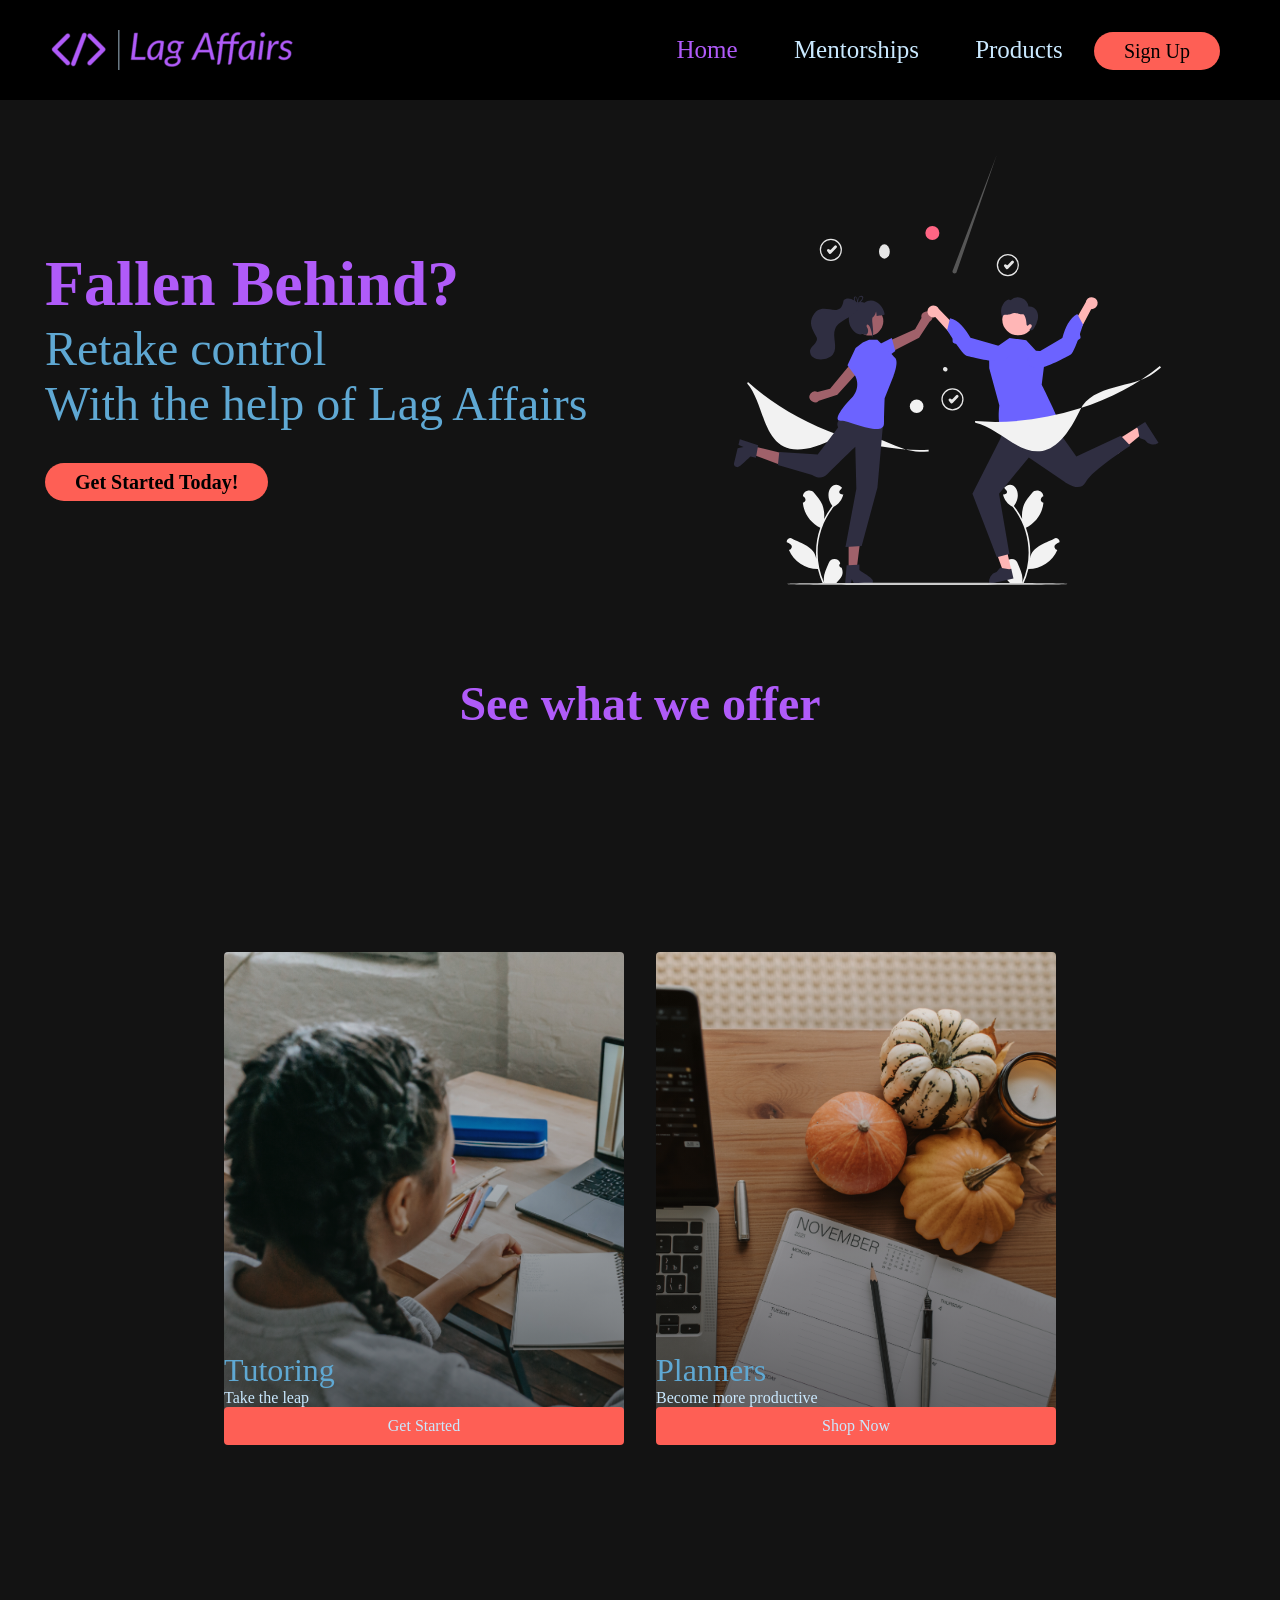
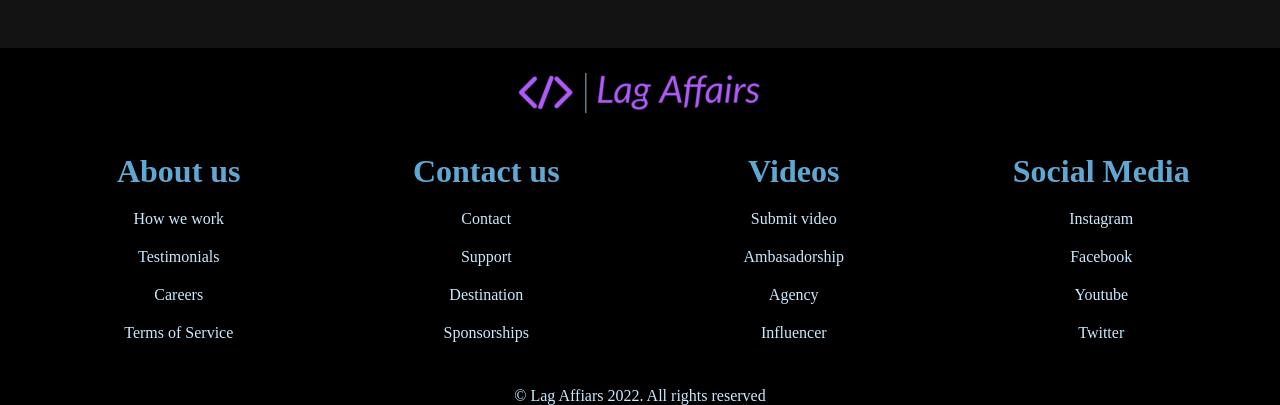
<file: index.html>
<!DOCTYPE html>
<html lang="en">
    <head>
        <meta charset="UTF-8">
        <meta name="viewport" content="width=device-width, initial-scale=1.0">
        <title>Document</title>
        <link rel="stylesheet" href="Css/styles.css">
        <link rel="stylesheet" href="Css/tabletView.css">
        <link rel="stylesheet" href="Css/mobileView.css">
        
    </head>

    <body>
        <header>
            <div class="navbar">
                
                <img src="Images/Lag Affairs-test.png" alt="" class = "logo">

                <div class="menu_bar" id="mobile-menu">
                    <div class="bar1"></div>
                    <div class="bar2"></div>
                    <div class="bar3"></div>
                </div>  

                <nav class = "navbar__menu">
                    <ul>
                        <li>
                            <a href="" class="active">Home</a>
                        </li>
    
                        <li>
                            <a href="">Mentorships</a>
                        </li>
    
                        <li>
                            <a href="">Products</a>
                        </li>
    
                        <li>
                            <a href="" class="btn">Sign Up</a>
                        </li>
                    </ul>
                </nav> 
                          
            </div>
        </header>

        
        <main>
            <!--Hero-->
            <div class="hero">
                <div class="row">
                    <div class="col-2">
                        <div class="heroContent">
                            <h1>Fallen Behind?</h1>
                            <p class="bigText">Retake control 
                            <br>With the help of Lag Affairs</p>      
                            <a href="#" class="btn"><b>Get Started Today!</b></a>
                        </div>
                    </div>
                    <div class="col-2">
                        <img src="Images/success.svg" alt="" class = "success">
                    </div>
                </div>
                
            </div>

            <!--Services-->
            <div class="services">
                <h2>See what we offer</h2>
                <div class="row">
                    <div class="service_card">
                        <div class="service_content">
                            <p class="title">Tutoring</p>
                            <p>Take the leap</p>
                            <a href="#" class="btn2">Get Started</a>
                        </div>
                    </div>

                    <div class="service_card">
                        <div class="service_content">
                            <p class="title">Planners</p>
                            <p>Become more productive</p>
                            <a href="#" class="btn2">Shop Now</a>
                        </div>
                    </div>
                </div>
            </div>
        </main>
        
        <!--Footer-->
        <footer>
            <img src="Images/Lag Affairs-test.png" alt="" class="footer_logo">
            <div class="footer_row">
                
                <div class="col-4">
                    <h3>About us</h3>
                    <ul>
                        <li>
                            <a href="#">How we work</a>
                            <a href="#">Testimonials</a>
                            <a href="#">Careers</a>
                            <a href="#">Terms of Service</a>
                        </li>
                    </ul>
                </div>
                <div class="col-4">
                    <h3>Contact us</h3>
                    <ul>
                        <li>
                            <a href="#">Contact</a>
                            <a href="#">Support</a>
                            <a href="#">Destination</a>
                            <a href="#">Sponsorships</a>
                        </li>
                    </ul>
                </div>
                <div class="col-4">
                    <h3>Videos</h3>
                    <ul>
                        <li>
                            <a href="#">Submit video</a>
                            <a href="#">Ambasadorship</a>
                            <a href="#">Agency</a>
                            <a href="#">Influencer</a>
                        </li>
                    </ul>
                </div>
                <div class="col-4">
                    <h3>Social Media</h3>
                    <ul>
                        <li>
                            <a href="#">Instagram</a>
                            <a href="#">Facebook</a>
                            <a href="#">Youtube</a>
                            <a href="#">Twitter</a>
                        </li>
                    </ul>
                </div>
            </div>
            <p class="copy">&copy Lag Affiars 2022. All rights reserved</p>
        </footer>
        <script src="JavaScript/myScript.js"></script>
    </body>
</html>
</file>
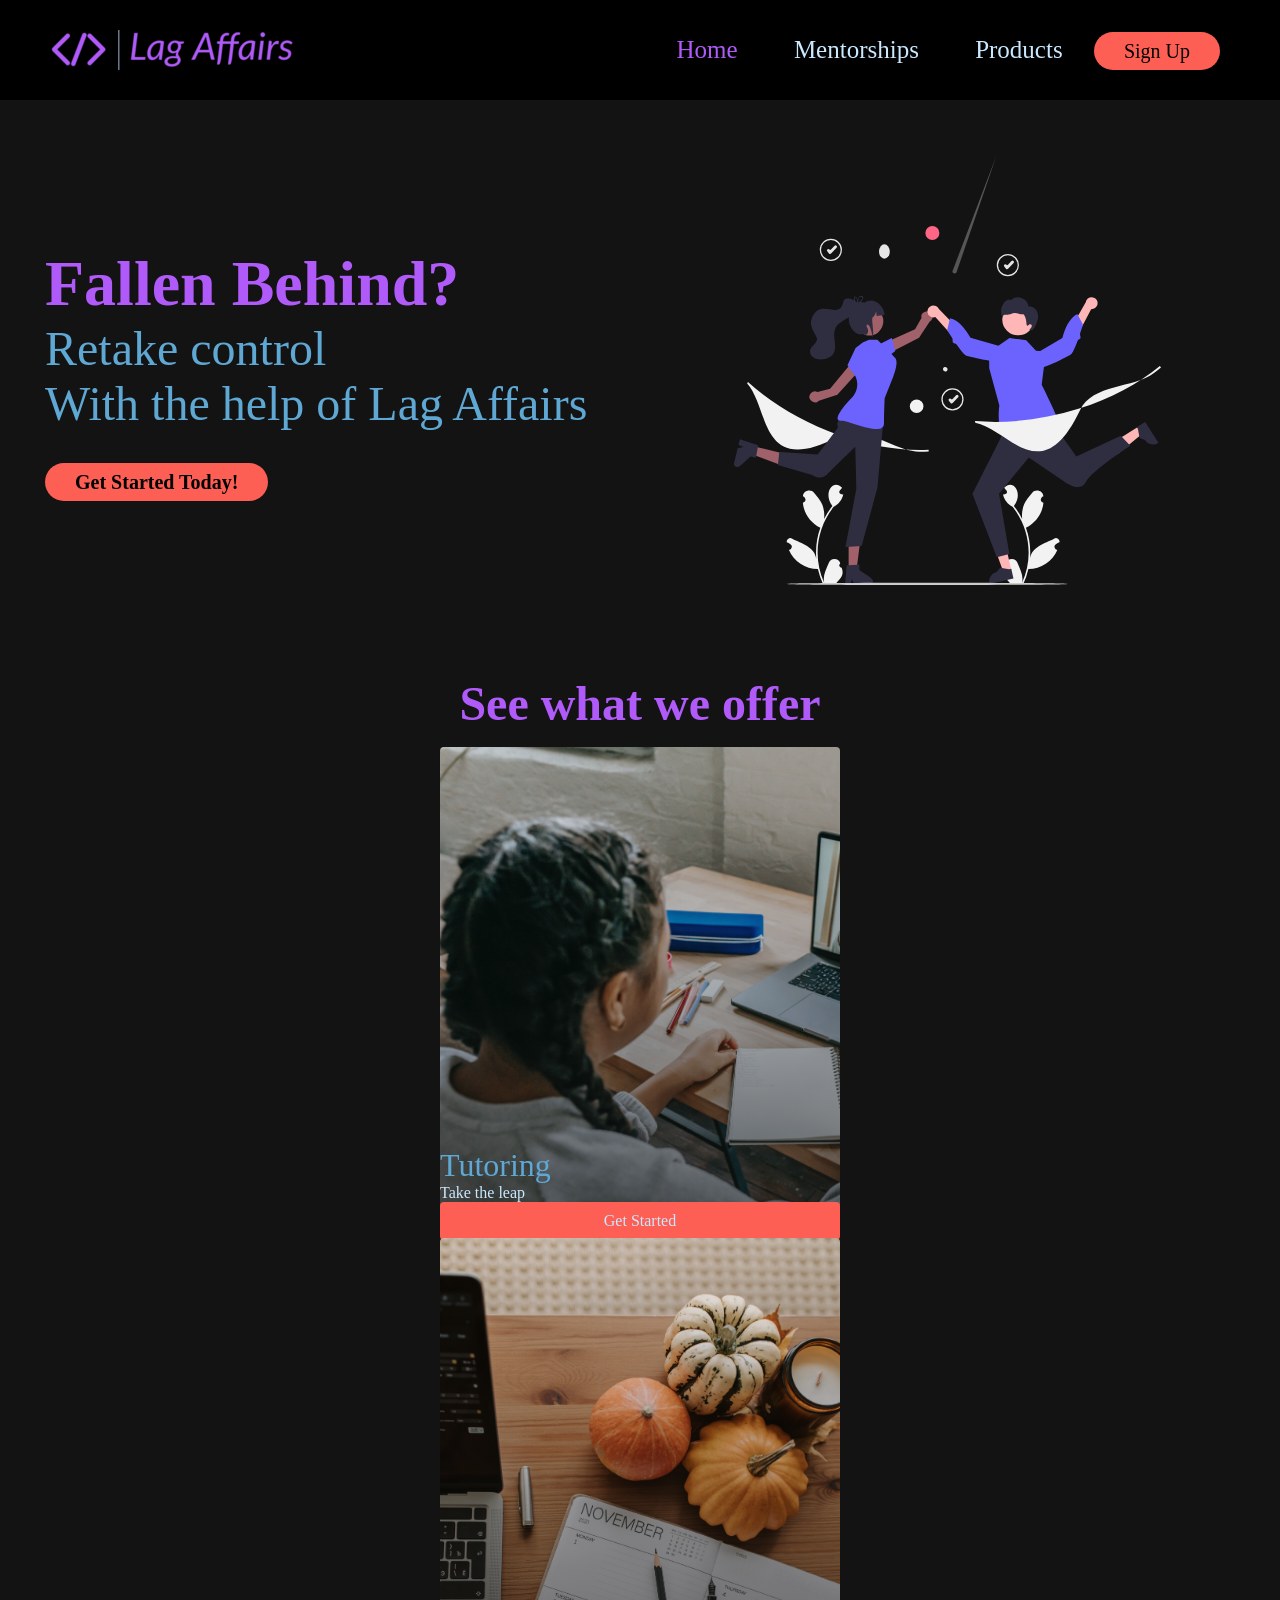
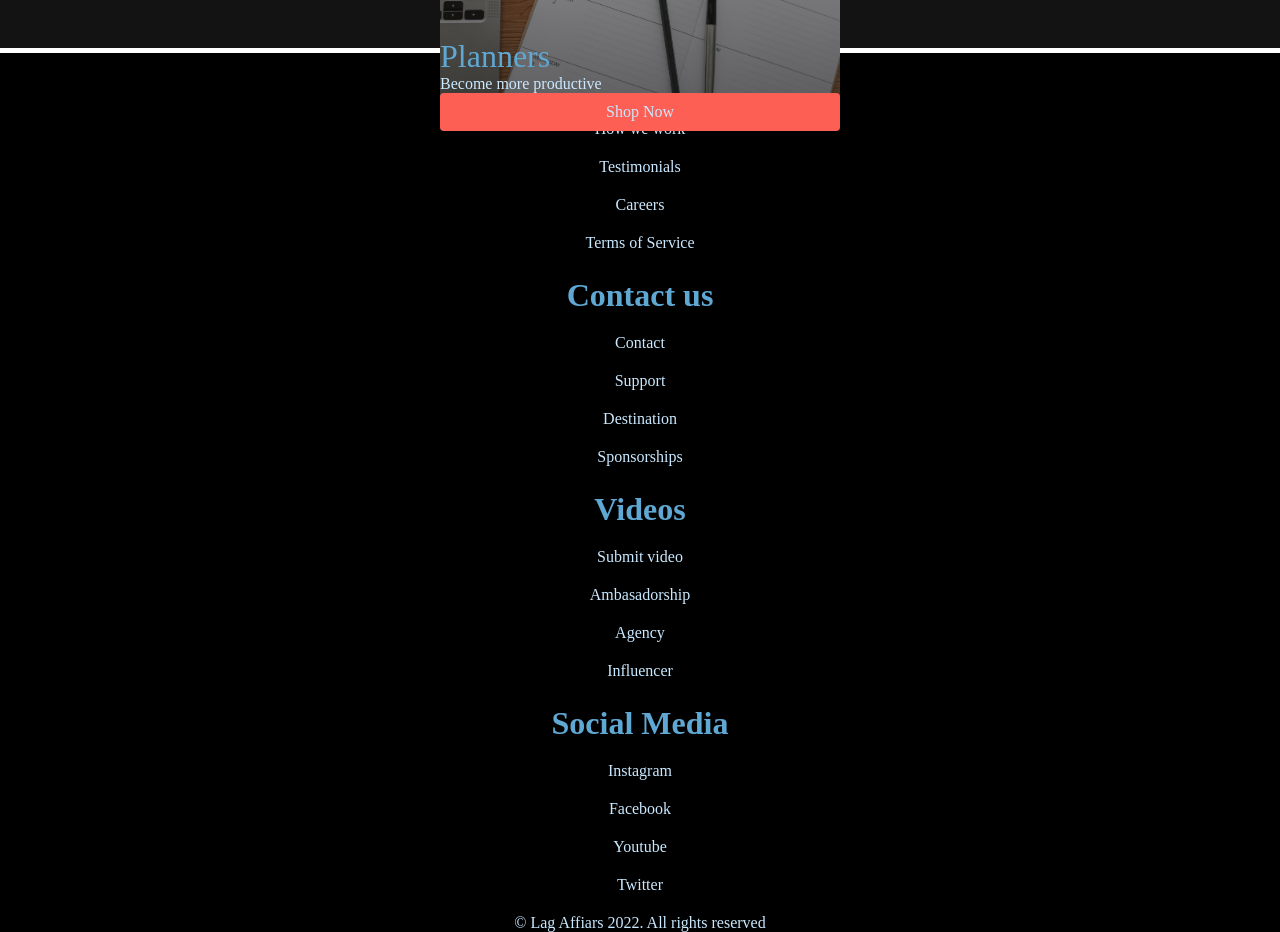
<file: template.html>
<!DOCTYPE html>
<html lang="en">
    <head>
        <meta charset="UTF-8">
        <meta name="viewport" content="width=device-width, initial-scale=1.0">
        <title>Document</title>
        <link rel="stylesheet" href="Css/styles.css">
        <link rel="stylesheet" href="Css/mobileView.css">
        
    </head>

    <body>
        <header>
            <div class="navbar">
                <img src="Images/Lag Affairs-test.png" alt="">

                <nav>
                    <ul>
                        <li>
                            <a href="" class="active">Home</a>
                        </li>
    
                        <li>
                            <a href="">Mentorships</a>
                        </li>
    
                        <li>
                            <a href="">Products</a>
                        </li>
    
                        <li>
                            <a href="" class="btn">Sign Up</a>
                        </li>
                    </ul>
                </nav> 
            </div>
        </header>

        
        <main>
            <!--Hero-->
            <div class="hero">
                <div class="row">
                    <div class="col-2">
                        <div class="heroContent">
                            <h1>Fallen Behind?</h1>
                            <p class="bigText">Retake control 
                            <br>With the help of Lag Affairs</p>      
                            <a href="#" class="btn"><b>Get Started Today!</b></a>
                        </div>
                    </div>
                    <div class="col-2">
                        <img src="Images/success.svg" alt="" class = "success">
                    </div>
                </div>
                
            </div>

            <!--Services-->
            <div class="services">
                <h2>See what we offer</h2>
                <div class="row2">
                    <div class="service_card">
                        <div class="service_content">
                            <p class="title">Tutoring</p>
                            <p>Take the leap</p>
                            <a href="#" class="btn2">Get Started</a>
                        </div>
                    </div>

                    <div class="service_card">
                        <div class="service_content">
                            <p class="title">Planners</p>
                            <p>Become more productive</p>
                            <a href="#" class="btn2">Shop Now</a>
                        </div>
                    </div>
                </div>
            </div>
        </main>
        
        <!--Footer-->
        <footer>
            <div class="row3">
                <div class="col-4">
                    <h3>About us</h3>
                    <ul>
                        <li>
                            <a href="#">How we work</a>
                            <a href="#">Testimonials</a>
                            <a href="#">Careers</a>
                            <a href="#">Terms of Service</a>
                        </li>
                    </ul>
                </div>
                <div class="col-4">
                    <h3>Contact us</h3>
                    <ul>
                        <li>
                            <a href="#">Contact</a>
                            <a href="#">Support</a>
                            <a href="#">Destination</a>
                            <a href="#">Sponsorships</a>
                        </li>
                    </ul>
                </div>
                <div class="col-4">
                    <h3>Videos</h3>
                    <ul>
                        <li>
                            <a href="#">Submit video</a>
                            <a href="#">Ambasadorship</a>
                            <a href="#">Agency</a>
                            <a href="#">Influencer</a>
                        </li>
                    </ul>
                </div>
                <div class="col-4">
                    <h3>Social Media</h3>
                    <ul>
                        <li>
                            <a href="#">Instagram</a>
                            <a href="#">Facebook</a>
                            <a href="#">Youtube</a>
                            <a href="#">Twitter</a>
                        </li>
                    </ul>
                </div>
            </div>
            <p class="copy">&copy Lag Affiars 2022. All rights reserved</p>
        </footer>
    </body>
</html>
</file>
<file: Css/styles.css>
*{
    box-sizing: border-box;
    margin: 0;
    padding: 0; 
}

h1{
    color:#B05BF9;
    font-size: 4rem;
}

h2{
    color:#B05BF9;
    text-align: center;
    font-size: 3rem;
}

h3{
    color: #5FA8D3;
    padding: 10px;
    margin-top: 5px;
    font-size: 2rem;
}

p{
    color: #CAE9FF;
}

.bigText{
    color:#5FA8D3;
}

a{
    text-decoration: none;
    color: #CAE9FF;
    padding: 25px;
}

li a:hover{
    background-color: #131313;
}

ul li{
    list-style-type: none;
}

/*---------------Navigation----------------*/
header{
    background-color: #000;
}

.navbar{
    display: flex;
    align-items: center;
    padding: 30px 50px;  
    max-width: 1300px;
    margin: auto;
}

nav{
    flex: 1;
    text-align: right;
    margin: 0 10px;
    font-size: 25px;
}

nav ul li{
    display: inline-block;
}

.active{
    color: #B05BF9;
}
    /*----Menu Bar----*/
    .menu_bar{
        display: none;
    }

    .bar1, .bar2, .bar3 {
        width: 35px;
        height: 5px;
        background-color: #CAE9FF;
        margin: 6px 0;
        transition: 0.4s;
      }
    
    .change .bar1 {
        transform: translate(0, 11px) rotate(-45deg);
      }
      
    .change .bar2 {opacity: 0;}
      
    .change .bar3 {
        transform: translate(0, -11px) rotate(45deg);
    }
/*-----------------Hero----------------*/
.hero{
    background-color: #131313;
}

.row{
    display: grid;
    grid-template-columns: 1fr 1fr;
    max-width: 1300px;
    margin: auto;
    align-items: center;
    padding: 25px;
}

.col-2{
    padding: 20px;
    margin-bottom: 36px;
}


.col-2 .bigText{
    font-size: 3rem;
    padding-bottom: 40px;
}

.success{
    display: block;
    margin-left: auto;
    margin-right: auto;
    height: 450px;
    padding: 10px 0;
}

.btn{
    padding: 8px 30px;
    margin: 30px 0;
    border-radius: 30px;
    background-color: #FE5F55;
    color: #000;
    font-size: 20px;
    transition: 0.5s;
}

.btn:hover{
    background-color: #f95b5b;
}

/*------------Services-----------*/
.services{
    background-color: #131313;
    display: flex;
    flex-direction: column;
    align-items: center;
    height: 108vh;
    
}

.service_card{
    margin: 1rem;
    height: 475px;
    width: 400px;
    border-radius: 4px;
    background-image: linear-gradient(to bottom,
    rgba(0,0,0,0) 0%,
    rgba(17,17,17,0.6) 100%),
    url('../Images/Tutoring.jpg');
    background-size: cover;
    position: relative;
    color: #fff;
}

.service_card:nth-child(2){
    background-image: linear-gradient(to bottom,
    rgba(0,0,0,0) 0%,
    rgba(17,17,17,0.6) 100%),
    url('../Images/Planner.jpg');
}


.service_content{
    position: relative;
    display: flex;
    flex-direction: column;
    overflow: hidden;
    top: 400px;

}

.title{
    color: #5FA8D3;
    font-size: 2rem;
}



.service_card .btn2{
    padding: 10px 20px;
    border-radius: 4px;
    background-color: #FE5F55;
    
    text-align: center;
    font-size: 1rem;
}

/*------------Footer-------------*/
footer{
    background-color: #000;
}

.footer_logo{
    display: block;
    padding-top: 25px;
    margin-left: auto;
    margin-right: auto;
}

.footer_row{
    display: flex;
    align-items: center;
    justify-content: center;
    flex-wrap: wrap;
    padding: 25px;
    max-width: 1300px;
    width: 100%;
    margin: auto;
}

.col-4{
    flex-basis: 25%;
    text-align: center;
}

.col-4 ul li{
    display: flex;
    flex-direction: column;
}
.col-4 ul li a{
    padding: 10px;
}
.copy{
    text-align: center;
    padding-top: 10px;
}
</file>
<file: Css/tabletView.css>
@media only screen and (max-width: 914px)  {
    .navbar{
        display: grid;
        grid-template-areas:
          'header header header header header menu'
          'main main main main main main';
    }

    .logo{
        grid-area: header;
    }

    nav{
        display: none;
        overflow: hidden;
    }

    nav ul li{
        display: grid;
        grid-template-columns: 100%;
        text-align: center;
        padding: 5px;
    }

    .is-active{
        display: grid;
        grid-area: main;
    }

    .menu_bar{
        display: inline-block;
        cursor: pointer;
        padding: 25px;
        grid-area: menu;
    }

    .hero{
        grid-template-columns: auto;
    }
    .heroContent{
        text-align: center;
    }

    .services{
        height: 1250px;
    }
 

     .col-4{
        padding: 25px;
        flex-basis: 50%;
    } 

    .row{
        grid-template-columns: 100%;
      }

}
</file>
<file: Css/mobileView.css>
@media only screen and (max-width: 600px)  {
    .services{
        height: 1150px;
    }

}
</file>
